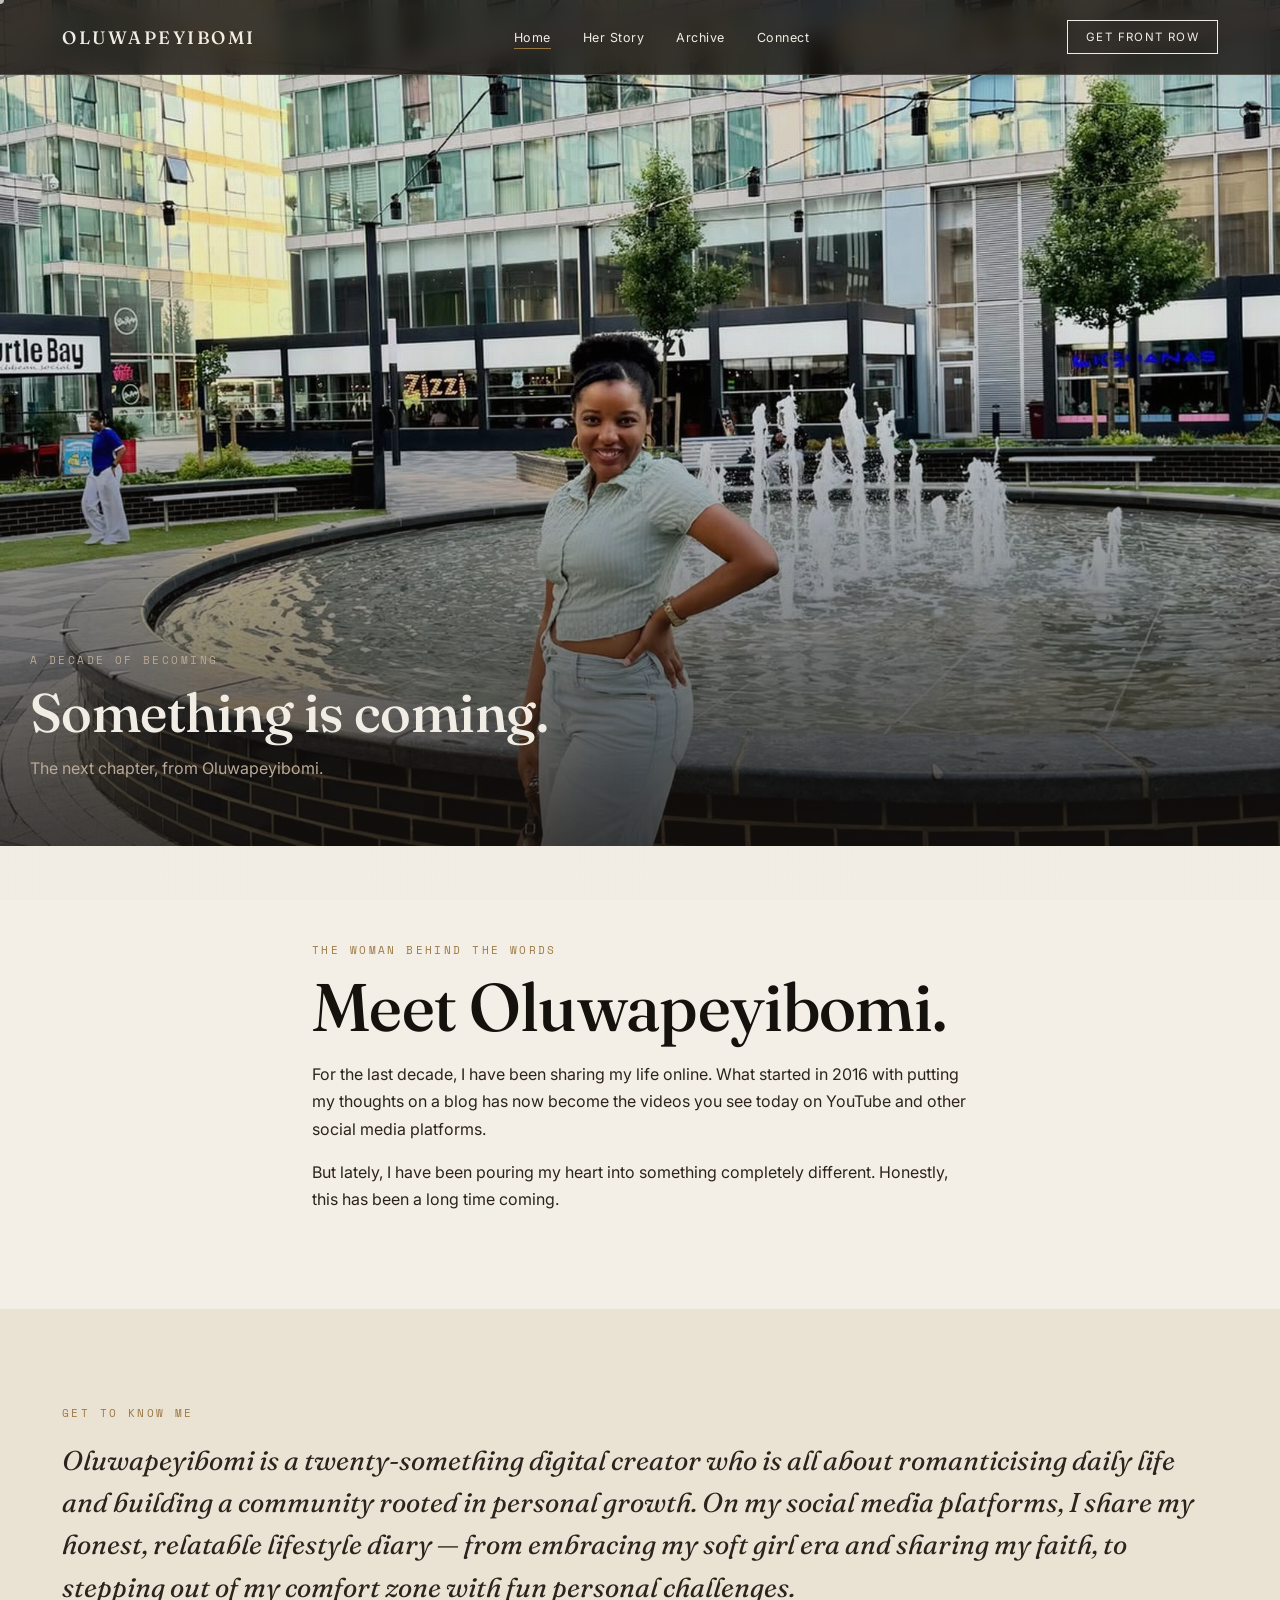
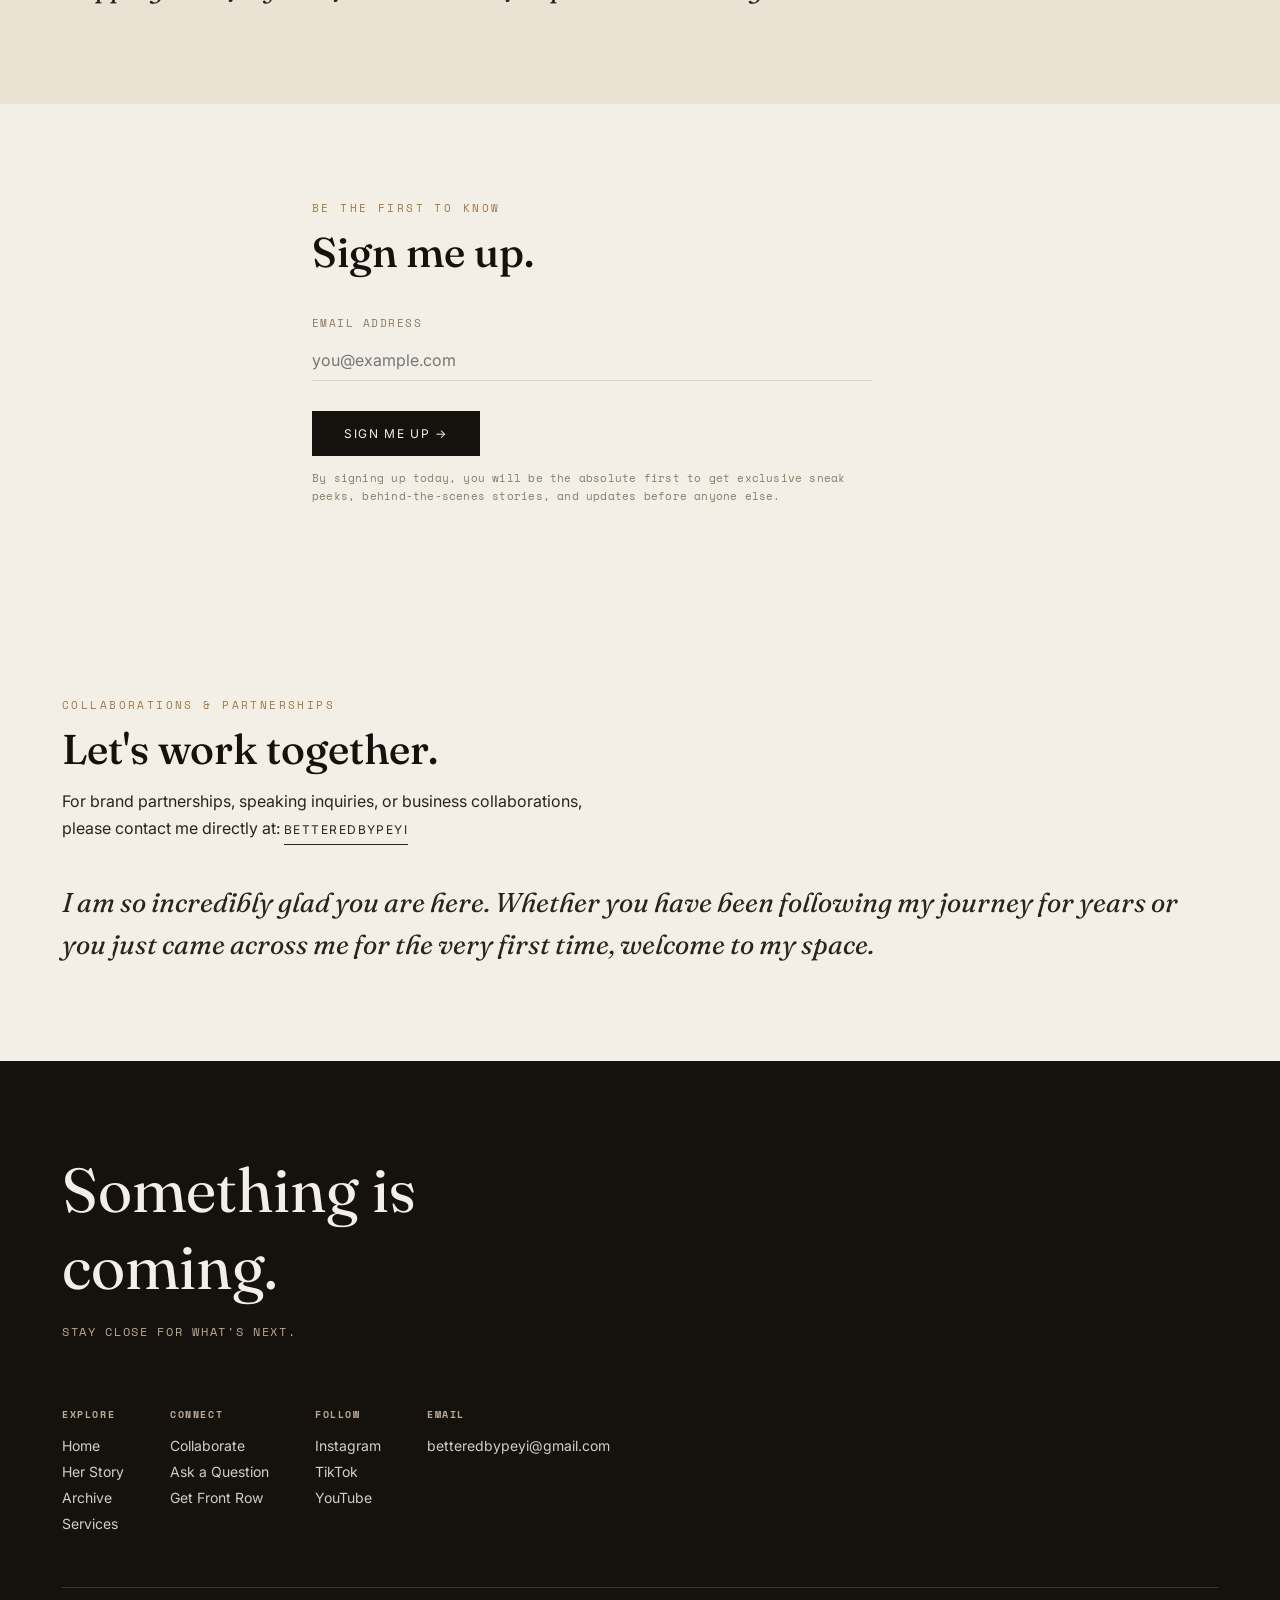
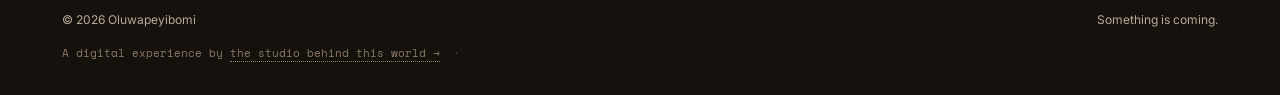
<file: index.html>
<!DOCTYPE html>
<html lang="en">
<head>
<meta charset="UTF-8">
<meta name="viewport" content="width=device-width, initial-scale=1.0">
<title>Oluwapeyibomi — Something Is Coming</title>
<meta name="description" content="Meet Oluwapeyibomi — digital creator sharing life, faith, and growth. Something new is coming. Sign up to be the first to know.">
<meta property="og:title" content="Oluwapeyibomi — Something Is Coming">
<meta property="og:description" content="Meet Oluwapeyibomi — digital creator sharing life, faith, and growth. Something new is coming. Sign up to be the first to know.">
<meta property="og:type" content="website">
<meta property="og:image" content="images/hero/cameraroll-01.jpg">
<link rel="preconnect" href="https://fonts.googleapis.com">
<link rel="preconnect" href="https://fonts.gstatic.com" crossorigin>
<link href="https://fonts.googleapis.com/css2?family=Fraunces:opsz,wght,ital@9..144,300..700,0..1&family=Inter:wght@300;400;500;600&family=Space+Mono:wght@400;700&display=swap" rel="stylesheet">
<link rel="stylesheet" href="style.css">
<script src="theme-loader.js" defer></script>
<script src="content-loader.js" defer></script>
</head>
<body data-page="home">
<a href="#main" class="skip-link">Skip to content</a>
<div class="scroll-progress" id="scrollProgress"></div>
<div class="page-transition" id="pageTransition">Oluwapeyibomi</div>

<header class="site-nav">
  <div class="nav-row">
    <a href="index.html" class="wordmark" data-nav="home" data-transition>OLUWAPEYIBOMI</a>
    <nav class="nav-links">
      <a href="index.html" data-nav="home" data-transition>Home</a>
      <a href="about.html" data-nav="about" data-transition>Her Story</a>
      <a href="archive.html" data-nav="archive" data-transition>Archive</a>
      <a href="connect.html" data-nav="connect" data-transition>Connect</a>
    </nav>
    <a href="waitlist.html" class="nav-cta desktop-only magnetic" data-nav="waitlist" data-transition data-cursor="ENTER">Get Front Row</a>
    <button class="menu-btn" id="menuOpen" aria-label="Open menu"><span></span><span></span><span></span></button>
  </div>
</header>

<div class="mobile-menu" id="mobileMenu">
  <button class="close-btn" id="menuClose">Close &#10005;</button>
  <a href="index.html" data-nav="home" data-transition>Home</a>
  <a href="about.html" data-nav="about" data-transition>Her Story</a>
  <a href="archive.html" data-nav="archive" data-transition>Archive</a>
  <a href="connect.html" data-nav="connect" data-transition>Connect</a>
  <a href="ask.html" data-nav="ask" data-transition>Ask a Question</a>
  <a href="waitlist.html" class="mm-cta" data-nav="waitlist" data-transition>Get Front Row</a>
</div>

<div class="sticky-cta" id="stickyCta">
  <span>Something is coming</span>
  <a href="waitlist.html" data-transition>Get Front Row &rarr;</a>
</div>

<main id="main">

  <!-- HERO: the image is the hero -->
  <section class="hero-photo">
    <img class="hero-photo-img" src="images/hero/cameraroll-01.jpg" alt="Oluwapeyibomi" loading="eager" decoding="async" data-cms-img="hero_image">
    <div class="hero-photo-overlay"></div>
    <div class="hero-photo-content container reveal">
      <div class="mono-label" data-cms="hero_label">A DECADE OF BECOMING</div>
      <h1 data-cms="hero_heading">Something is coming.</h1>
      <p data-cms="hero_sub">The next chapter, from Oluwapeyibomi.</p>
    </div>
  </section>

  <!-- MEET OLUWAPEYIBOMI -->
  <section data-theme="light">
    <div class="container reveal" style="max-width:720px;">
      <div class="mono-label" data-cms="meet_label">THE WOMAN BEHIND THE WORDS</div>
      <h2 class="display-lg" style="margin-top:14px;" data-cms="meet_heading">Meet Oluwapeyibomi.</h2>
      <p style="margin-top:20px;color:var(--color-charcoal-softer);" data-cms="meet_para1">For the last decade, I have been sharing my life online. What started in 2016 with putting my thoughts on a blog has now become the videos you see today on YouTube and other social media platforms.</p>
      <p style="margin-top:16px;color:var(--color-charcoal-softer);" data-cms="meet_para2">But lately, I have been pouring my heart into something completely different. Honestly, this has been a long time coming.</p>
    </div>
  </section>

  <!-- GET TO KNOW ME -->
  <section class="section-cream2" data-theme="light">
    <div class="container reveal">
      <div class="mono-label" data-cms="know_label">GET TO KNOW ME</div>
      <p class="quiet-statement" style="margin-top:18px;" data-cms="know_text">Oluwapeyibomi is a twenty-something digital creator who is all about romanticising daily life and building a community rooted in personal growth. On my social media platforms, I share my honest, relatable lifestyle diary &mdash; from embracing my soft girl era and sharing my faith, to stepping out of my comfort zone with fun personal challenges.</p>
    </div>
  </section>

  <!-- SIGNUP -->
  <section data-theme="light">
    <div class="container reveal" style="max-width:720px;">
      <div class="mono-label" data-cms="signup_label">BE THE FIRST TO KNOW</div>
      <h2 class="display-md" style="margin-top:14px;" data-cms="signup_heading">Sign me up.</h2>
      <form class="form-block" id="waitlistForm" novalidate>
        <input type="hidden" name="form_type" value="Waitlist">
        <input type="hidden" name="_subject" value="New waitlist signup">
        <div class="field"><label for="hEmail">Email address</label><input id="hEmail" name="email" type="email" required placeholder="you@example.com"><span class="field-error">Please enter a valid email.</span></div>
        <button type="submit" class="submit-btn"><span data-cms="signup_button_text">Sign Me Up</span> &rarr;</button>
        <p class="privacy-note" data-cms="signup_privacy_note">By signing up today, you will be the absolute first to get exclusive sneak peeks, behind-the-scenes stories, and updates before anyone else.</p>
        <p class="form-error" id="waitlistError">Something went wrong &mdash; please try again, or email <a href="mailto:betteredbypeyi@gmail.com">betteredbypeyi@gmail.com</a> directly.</p>
      </form>
      <div class="confirm-state" id="waitlistConfirm">
        <div class="confirm-ring">&#10003;</div><h3 data-cms="signup_confirm_heading">You're in.</h3>
        <p style="color:var(--color-charcoal-softer);max-width:50ch;" data-cms="signup_confirm_text">We'll let you know the moment it opens.</p>
      </div>
    </div>
  </section>

  <!-- COLLABORATIONS + WELCOME -->
  <section data-theme="light">
    <div class="container reveal">
      <div class="mono-label" data-cms="collab_label">COLLABORATIONS &amp; PARTNERSHIPS</div>
      <h2 class="display-md" style="margin-top:14px;" data-cms="collab_heading">Let's work together.</h2>
      <p style="margin-top:16px;color:var(--color-charcoal-softer);max-width:56ch;"><span data-cms="collab_text">For brand partnerships, speaking inquiries, or business collaborations, please contact me directly at:</span> <a href="mailto:betteredbypeyi@gmail.com" class="btn-ghost">betteredbypeyi</a></p>
      <p class="quiet-statement" style="margin-top:36px;" data-cms="collab_closing">I am so incredibly glad you are here. Whether you have been following my journey for years or you just came across me for the very first time, welcome to my space.</p>
    </div>
  </section>

</main>

<footer data-theme="dark">
  <div class="container">
    <div class="footer-statement">Something is<br>coming.</div>
    <div class="footer-sub">Stay close for what's next.</div>
    <div class="footer-top">
      <div class="footer-links">
        <div class="footer-col">
          <h4>Explore</h4>
          <a href="index.html" data-transition>Home</a>
          <a href="about.html" data-transition>Her Story</a>
          <a href="archive.html" data-transition>Archive</a>
          <a href="services.html" data-transition>Services</a>
        </div>
        <div class="footer-col">
          <h4>Connect</h4>
          <a href="connect.html" data-transition>Collaborate</a>
          <a href="ask.html" data-transition>Ask a Question</a>
          <a href="waitlist.html" data-transition>Get Front Row</a>
        </div>
        <div class="footer-col">
          <h4>Follow</h4>
          <a href="https://www.instagram.com/betteredbypeyi" target="_blank" rel="noopener">Instagram</a>
          <a href="https://www.tiktok.com/@betteredbypeyi" target="_blank" rel="noopener">TikTok</a>
          <a href="https://youtube.com/@peyivlogs" target="_blank" rel="noopener">YouTube</a>
        </div>
        <div class="footer-col">
          <h4>Email</h4>
          <a href="mailto:betteredbypeyi@gmail.com">betteredbypeyi@gmail.com</a>
        </div>
      </div>
    </div>
    <div class="footer-bottom">
      <span>&copy; <span id="yearNow"></span> Oluwapeyibomi</span>
      <span>Something is coming.</span>
    </div>
    <div class="footer-credit">
      A digital experience by <a href="#" id="creditLink">the studio behind this world &rarr;</a>
      <span class="footer-credit-mark" id="secretMark" tabindex="0" role="button" aria-label="A small mark">&middot;</span>
      <div class="secret-message" id="secretMessage">You found something that wasn't asking for your attention.<br>Maybe that's the point.</div>
    </div>
  </div>
</footer>

<div class="credits-overlay" id="creditsOverlay">
  <button class="credits-close">Close &#10005;</button>
  <div class="credits-inner">
    <div class="mono-label">THE PERSON WHO BUILT THIS WORLD</div>
    <p class="quiet-statement" style="margin:20px auto 0;">A quiet, image-driven website built to slow visitors down before it asks anything of them.</p>
    <div class="credits-list">
      <div class="credits-row"><span>Creative direction</span><span>&mdash;</span></div>
      <div class="credits-row"><span>Interaction design</span><span>&mdash;</span></div>
      <div class="credits-row"><span>Typography</span><span>Fraunces / Inter / Space Mono</span></div>
      <div class="credits-row"><span>Development</span><span>&mdash;</span></div>
    </div>
  </div>
</div>

<script src="images/manifest.js"></script>
<script src="script.js"></script>
</body>
</html>
</file>
<file: style.css>
/* =========================================================
   OLUWAPEYIBOMI — design system v5
   ========================================================= */

:root{
  /* ---- color ---- */
  --color-cream:#F4EFE6;
  --color-paper:#FAF7F1;
  --color-cream-2:#EAE2D3;
  --color-charcoal:#15110D;
  --color-charcoal-soft:#221B15;
  --color-charcoal-softer:#2B231C;
  --color-taupe:#8C7A67;
  --color-taupe-light:#BBAA97;
  --color-accent:#9C7A44;
  --color-accent-soft:#D8B98A;
  --color-line: rgba(21,17,13,0.13);
  --color-line-invert: rgba(244,239,230,0.16);
  --color-warn:#A6432F;

  /* ---- type ---- */
  --font-display:'Fraunces', serif;
  --font-body:'Inter', sans-serif;
  --font-mono:'Space Mono', monospace;

  /* ---- easing ---- */
  --ease-smooth: cubic-bezier(.22,.61,.36,1);
  --ease-expo: cubic-bezier(.16,1,.3,1);
  --ease-dramatic: cubic-bezier(.76,0,.24,1);

  /* ---- spacing ---- */
  --space-xs: 8px;
  --space-sm: 16px;
  --space-md: 28px;
  --space-lg: 56px;
  --space-xl: 96px;
  --space-2xl: 140px;

  --container: 1220px;
  --container-narrow: 800px;

  /* ---- z-layers ---- */
  --z-nav: 500;
  --z-cursor: 3000;
  --z-transition: 2500;
  --z-lightbox: 2000;
  --z-menu: 600;
  --z-sticky: 400;
  --z-grain: 9999;

  --mx: 0;
  --my: 0;
}

*{box-sizing:border-box;}
html{scroll-behavior:smooth;}
body{
  margin:0;background:var(--color-cream);color:var(--color-charcoal);font-family:var(--font-body);
  font-weight:400;-webkit-font-smoothing:antialiased;overflow-x:hidden;
}
img{max-width:100%;display:block;}
a{color:inherit;text-decoration:none;}
button{font-family:inherit;cursor:pointer;background:none;border:none;color:inherit;}
::selection{background:var(--color-accent);color:var(--color-cream);}
:focus-visible{outline:2px solid var(--color-accent);outline-offset:3px;}
.skip-link{position:absolute;left:-999px;top:0;background:var(--color-charcoal);color:var(--color-cream);padding:14px 20px;z-index:2000;font-size:13px;}
.skip-link:focus{left:12px;top:12px;}

body::before{
  content:'';position:fixed;inset:0;pointer-events:none;z-index:var(--z-grain);opacity:.02;
  background-image:radial-gradient(rgba(0,0,0,.6) 1px, transparent 1px);
  background-size:2.4px 2.4px;
  mix-blend-mode:multiply;
}

@media (prefers-reduced-motion: reduce){
  *{animation-duration:.001ms !important;animation-iteration-count:1 !important;transition-duration:.001ms !important;scroll-behavior:auto !important;}
}

/* ---------- TYPE SYSTEM ---------- */
.mono-label{font-family:var(--font-mono);font-size:11px;letter-spacing:.22em;text-transform:uppercase;color:var(--color-accent);}
.section-dark .mono-label{color:var(--color-taupe-light);}
.display-xl{font-family:var(--font-display);font-weight:500;line-height:.98;letter-spacing:-.01em;font-size:clamp(3rem,9vw,7.4rem);margin:0;}
.display-lg{font-family:var(--font-display);font-weight:500;line-height:1.03;letter-spacing:-.01em;font-size:clamp(2.2rem,5.6vw,4.2rem);margin:0;}
.display-md{font-family:var(--font-display);font-weight:500;line-height:1.08;font-size:clamp(1.6rem,3.6vw,2.6rem);margin:0;}
.editorial-lede{font-size:19px;line-height:1.65;color:var(--color-charcoal-softer);max-width:640px;}
.section-dark .editorial-lede{color:var(--color-taupe-light);}
.quiet-statement{font-family:var(--font-display);font-style:italic;font-weight:400;font-size:clamp(1.25rem,2.2vw,1.7rem);line-height:1.55;color:var(--color-charcoal-softer);max-width:68ch;}
.section-dark .quiet-statement{color:var(--color-cream);}

h1,h2,h3{font-family:var(--font-display);font-weight:500;margin:0;line-height:1.05;}
p{line-height:1.7;color:var(--color-charcoal);margin:0;}
.rule{height:1px;background:var(--color-line);border:none;margin:0;}
.section-dark .rule{background:var(--color-line-invert);}
.center-block{text-align:center;max-width:680px;margin:0 auto;}

.container{max-width:var(--container);margin:0 auto;padding:0 32px;}
@media (max-width:640px){.container{padding:0 22px;}}
.container-narrow{max-width:var(--container-narrow);margin:0 auto;padding:0 32px;}
@media (max-width:640px){.container-narrow{padding:0 22px;}}

/* ---------- CURSOR ---------- */
.cursor-dot{position:fixed;top:0;left:0;width:8px;height:8px;border-radius:50%;background:var(--color-cream);pointer-events:none;z-index:var(--z-cursor);transform:translate(-50%,-50%);mix-blend-mode:difference;transition:opacity .2s;}
.cursor-label{position:fixed;top:0;left:0;pointer-events:none;z-index:var(--z-cursor);transform:translate(-50%,-50%);font-family:var(--font-mono);font-size:10px;letter-spacing:.12em;text-transform:uppercase;color:var(--color-cream);background:var(--color-charcoal);padding:7px 12px;border-radius:20px;opacity:0;transition:opacity .2s;white-space:nowrap;}
.cursor-label.show{opacity:1;}
@media (hover:none),(max-width:900px){.cursor-dot,.cursor-label{display:none;}}

.scroll-progress{position:fixed;top:0;left:0;height:2px;background:var(--color-accent);width:0%;z-index:var(--z-nav);}
.page-transition{position:fixed;inset:0;background:var(--color-charcoal);color:var(--color-cream);z-index:var(--z-transition);display:flex;align-items:center;justify-content:center;font-family:var(--font-display);font-size:clamp(1.6rem,4vw,3rem);opacity:0;pointer-events:none;transition:opacity .5s var(--ease-expo);text-align:center;padding:20px;}
.page-transition.active{opacity:1;pointer-events:all;}

/* ---------- NAV ---------- */
header.site-nav{
  position:fixed;top:0;left:0;right:0;z-index:var(--z-nav);background:rgba(244,239,230,0.9);
  backdrop-filter:blur(10px);border-bottom:1px solid var(--color-line);
  transition:transform .4s var(--ease-smooth),background .3s,border-color .3s;
}
header.site-nav.nav--dark{background:rgba(21,17,13,0.82);border-bottom-color:var(--color-line-invert);color:var(--color-cream);}
header.site-nav.nav--hidden{transform:translateY(-100%);}
.nav-row{max-width:var(--container);margin:0 auto;padding:20px 32px;display:flex;align-items:center;justify-content:space-between;transition:padding .3s var(--ease-smooth);}
header.site-nav.compact .nav-row{padding:12px 32px;}
@media (max-width:640px){.nav-row{padding:16px 22px;}}
.wordmark{font-family:var(--font-display);font-size:18px;letter-spacing:.14em;font-weight:500;}
.nav-links{display:flex;gap:32px;align-items:center;}
.nav-links a{font-size:12.5px;letter-spacing:.04em;position:relative;padding:4px 0;}
.nav-links a::after{content:'';position:absolute;left:0;bottom:0;width:0;height:1px;background:var(--color-accent);transition:width .35s var(--ease-smooth);}
.nav-links a:hover::after,.nav-links a.active::after{width:100%;}
.nav-cta{font-size:11.5px;letter-spacing:.12em;text-transform:uppercase;border:1px solid currentColor;padding:9px 18px;transition:background .3s,color .3s;white-space:nowrap;}
.nav-cta:hover{background:var(--color-charcoal);color:var(--color-cream);}
.nav--dark .nav-cta:hover{background:var(--color-cream);color:var(--color-charcoal);}
.menu-btn{display:none;flex-direction:column;gap:5px;width:26px;}
.menu-btn span{display:block;height:1px;background:currentColor;width:100%;}
@media (max-width:920px){.nav-links{display:none;}.menu-btn{display:flex;}.nav-cta.desktop-only{display:none;}}

.mobile-menu{position:fixed;inset:0;background:var(--color-charcoal);color:var(--color-cream);z-index:var(--z-menu);display:flex;flex-direction:column;justify-content:center;padding:40px;transform:translateY(-100%);transition:transform .5s var(--ease-expo);}
.mobile-menu.open{transform:translateY(0);}
.mobile-menu a{font-family:var(--font-display);font-size:32px;padding:11px 0;border-bottom:1px solid var(--color-line-invert);}
.mobile-menu .close-btn{position:absolute;top:26px;right:28px;font-size:13px;letter-spacing:.1em;text-transform:uppercase;}
.mobile-menu .mm-cta{margin-top:22px;font-family:var(--font-body);font-size:13px;letter-spacing:.12em;text-transform:uppercase;border:1px solid var(--color-cream);padding:14px 24px;display:inline-block;width:fit-content;}

.sticky-cta{position:fixed;bottom:0;left:0;right:0;z-index:var(--z-sticky);background:var(--color-charcoal);color:var(--color-cream);padding:14px 22px;display:none;align-items:center;justify-content:space-between;gap:14px;transform:translateY(100%);transition:transform .4s var(--ease-smooth);}
.sticky-cta.show{transform:translateY(0);}
.sticky-cta span{font-family:var(--font-mono);font-size:11px;letter-spacing:.1em;text-transform:uppercase;color:var(--color-taupe-light);}
.sticky-cta a{font-size:12px;letter-spacing:.1em;text-transform:uppercase;border-bottom:1px solid var(--color-cream);padding-bottom:2px;}
@media (max-width:760px){.sticky-cta{display:flex;}}

/* ---------- LAYOUT ---------- */
main{padding-top:0;}
section{padding:var(--space-xl) 0;position:relative;}
@media (max-width:760px){section{padding:var(--space-lg) 0;}}
.section-tight{padding:var(--space-lg) 0;}
.section-dark{background:var(--color-charcoal);color:var(--color-cream);}
.section-dark h1,.section-dark h2,.section-dark h3{color:var(--color-cream);}
.section-dark p{color:var(--color-taupe-light);}
.section-paper{background:var(--color-paper);}
.section-cream2{background:var(--color-cream-2);}

.reveal{opacity:0;transform:translateY(28px);transition:opacity .9s var(--ease-expo),transform .9s var(--ease-expo);}
.reveal.in{opacity:1;transform:translateY(0);}

/* ---------- BUTTONS ---------- */
.btn-primary{background:var(--color-charcoal);color:var(--color-cream);padding:16px 30px;font-size:12px;letter-spacing:.14em;text-transform:uppercase;transition:background .3s var(--ease-smooth);display:inline-block;}
.btn-primary:hover{background:var(--color-accent);}
.section-dark .btn-primary{background:var(--color-cream);color:var(--color-charcoal);}
.section-dark .btn-primary:hover{background:var(--color-accent-soft);}
.btn-ghost{font-size:12px;letter-spacing:.12em;text-transform:uppercase;border-bottom:1px solid currentColor;padding-bottom:3px;transition:opacity .3s;display:inline-block;}
.btn-ghost:hover{opacity:.6;}
.magnetic{will-change:transform;transition:transform .25s var(--ease-smooth);}

/* generic frame (placeholders elsewhere on the site) */
.frame{position:relative;overflow:hidden;border:1px solid var(--color-line);background:linear-gradient(155deg,var(--color-cream-2) 0%,#DDD2BE 55%,#C9BBA3 100%);}
.frame-label{position:relative;z-index:2;padding:22px;font-family:var(--font-mono);font-size:10.5px;letter-spacing:.14em;text-transform:uppercase;color:var(--color-charcoal-softer);display:flex;align-items:flex-end;height:100%;}

/* ---------- PHOTO FRAMES ---------- */
.pframe{position:relative;overflow:hidden;background:var(--color-cream-2);}
.pframe img{width:100%;height:100%;object-fit:cover;transition:transform .6s var(--ease-smooth);}
.pframe.hoverable:hover img{transform:scale(1.04);}
.pframe-archive{aspect-ratio:4/5;}
.pframe-wide{aspect-ratio:16/10;}
.pframe-square{aspect-ratio:1/1;}
.pframe-tall{aspect-ratio:3/4.4;}

.quote-line{font-family:var(--font-display);font-style:italic;font-weight:400;font-size:clamp(20px,2.6vw,29px);line-height:1.5;color:var(--color-charcoal-softer);max-width:70ch;}
.section-dark .quote-line{color:var(--color-cream);}

/* ---------- SPLIT ---------- */
.split{display:grid;grid-template-columns:.95fr 1.05fr;gap:64px;align-items:center;}
@media (max-width:900px){.split{grid-template-columns:1fr;gap:32px;}}
.split.reverse{grid-template-columns:1.05fr .95fr;}
@media (max-width:900px){.split.reverse{grid-template-columns:1fr;}}
.bignum{font-family:var(--font-display);font-weight:300;font-size:clamp(80px,16vw,220px);line-height:.85;color:var(--color-charcoal);letter-spacing:-.02em;}
.section-dark .bignum{color:var(--color-cream);}

/* ---------- ARCHIVE / MASONRY ---------- */
.archive-filters{display:flex;flex-wrap:wrap;gap:10px;margin:36px 0 44px;}
.filter-btn{padding:9px 18px;border:1px solid var(--color-line);font-size:12px;letter-spacing:.05em;transition:all .25s;}
.filter-btn.active{background:var(--color-charcoal);color:var(--color-cream);border-color:var(--color-charcoal);}
.masonry{column-count:4;column-gap:14px;}
@media (max-width:1100px){.masonry{column-count:3;}}
@media (max-width:760px){.masonry{column-count:2;column-gap:8px;}}
.masonry-item{break-inside:avoid;margin-bottom:14px;position:relative;cursor:pointer;overflow:hidden;transition:opacity .35s var(--ease-smooth),transform .35s var(--ease-smooth);}
@media (max-width:760px){.masonry-item{margin-bottom:8px;}}
.masonry-item img{width:100%;display:block;transition:transform .5s var(--ease-smooth);}
.masonry-item:hover img{transform:scale(1.05);}
.masonry-item.leaving{opacity:0;transform:scale(.94);}
.masonry-tag{position:absolute;bottom:10px;left:10px;font-family:var(--font-mono);font-size:9px;letter-spacing:.1em;text-transform:uppercase;color:#fff;background:rgba(21,17,13,.55);padding:5px 9px;opacity:0;transition:opacity .3s;}
.masonry-item:hover .masonry-tag{opacity:1;}

/* ---- Curated archive (bento) ---- */
.curated-grid{display:grid;grid-template-columns:repeat(4,1fr);grid-auto-rows:150px;grid-auto-flow:dense;gap:14px;}
.curated-item{
  position:relative;overflow:hidden;cursor:pointer;background:var(--color-cream-2);border-radius:3px;
  opacity:0;transform:translateY(24px) scale(.98);
  transition:opacity .7s var(--ease-expo),transform .7s var(--ease-expo),box-shadow .45s var(--ease-smooth);
  transition-delay:calc(var(--i, 0) * 70ms);
  will-change:transform,opacity;
}
.curated-item.in{opacity:1;transform:translateY(0) scale(1);}
.curated-item:hover{box-shadow:0 18px 40px -18px rgba(21,17,13,.35);}
.curated-item:focus-visible{outline:2px solid var(--color-charcoal);outline-offset:3px;}
.curated-item img{
  width:100%;height:100%;object-fit:cover;display:block;
  filter:blur(14px) saturate(.9);opacity:0;transform:scale(1.08);
  transition:transform .7s var(--ease-smooth),filter .5s var(--ease-smooth),opacity .5s var(--ease-smooth);
}
.curated-item img.loaded{filter:blur(0) saturate(1);opacity:1;}
.curated-item:hover img{transform:scale(1.09) rotate(-.15deg);}
.curated-item.-feature{grid-column:span 2;grid-row:span 2;}
.curated-item.-tall{grid-row:span 2;}
.curated-item.-wide{grid-column:span 2;}
.curated-item .masonry-tag{
  opacity:1;bottom:0;left:0;right:0;padding:28px 16px 14px;
  background:linear-gradient(to top,rgba(21,17,13,.68),rgba(21,17,13,0) 85%);
  width:100%;box-sizing:border-box;display:flex;align-items:flex-end;justify-content:space-between;gap:8px;
  transform:translateY(6px);opacity:.92;transition:transform .4s var(--ease-smooth),opacity .4s var(--ease-smooth);
}
.curated-item:hover .masonry-tag{transform:translateY(0);opacity:1;}
.curated-item .masonry-tag span:first-child{position:relative;padding-bottom:2px;}
.curated-item .masonry-tag span:first-child::after{
  content:'';position:absolute;left:0;bottom:0;height:1px;width:0;background:var(--color-cream);
  transition:width .45s var(--ease-smooth);
}
.curated-item:hover .masonry-tag span:first-child::after{width:100%;}
.curated-item .masonry-count{font-family:var(--font-mono);font-size:9px;letter-spacing:.08em;color:rgba(244,239,230,.75);}
@media (prefers-reduced-motion:reduce){
  .curated-item,.curated-item img,.curated-item .masonry-tag{transition-duration:.01ms!important;transition-delay:0s!important;}
  .curated-item{opacity:1;transform:none;}
}
@media (max-width:900px){
  .curated-grid{grid-template-columns:repeat(2,1fr);grid-auto-rows:170px;}
}
@media (max-width:560px){
  .curated-grid{grid-template-columns:1fr;grid-auto-rows:260px;gap:10px;}
  .curated-item.-feature,.curated-item.-wide{grid-column:span 1;}
}

/* ---- Instagram strip ---- */
.insta-strip{display:grid;grid-template-columns:repeat(3,1fr);gap:20px;margin-top:32px;}
.insta-strip .instagram-media{margin:0 !important;width:100% !important;}
@media (max-width:900px){.insta-strip{grid-template-columns:1fr;max-width:420px;}}

.filmstrip{display:flex;gap:14px;overflow-x:auto;padding-bottom:10px;margin-top:36px;scrollbar-width:thin;}
.filmstrip::-webkit-scrollbar{height:5px;}
.filmstrip::-webkit-scrollbar-thumb{background:var(--color-line);}
.filmstrip .pframe{flex:0 0 auto;width:220px;cursor:pointer;}
.filmstrip .pframe.tall{width:190px;}

/* ---------- LIGHTBOX ---------- */
.lightbox{position:fixed;inset:0;background:rgba(21,17,13,.96);z-index:var(--z-lightbox);display:none;align-items:center;justify-content:center;flex-direction:column;}
.lightbox.open{display:flex;}
.lightbox-stage{position:relative;max-width:92vw;max-height:76vh;display:flex;align-items:center;justify-content:center;}
.lightbox-stage img{max-width:92vw;max-height:76vh;object-fit:contain;opacity:0;transform:scale(.98);transition:opacity .35s var(--ease-smooth),transform .35s var(--ease-smooth);}
.lightbox-stage img.loaded{opacity:1;transform:scale(1);}
.lightbox-meta{color:var(--color-cream);text-align:center;margin-top:22px;max-width:640px;padding:0 20px;}
.lightbox-cat{font-family:var(--font-mono);font-size:10px;letter-spacing:.16em;text-transform:uppercase;color:var(--color-accent-soft);}
.lightbox-caption{font-family:var(--font-display);font-style:italic;font-size:16px;color:var(--color-taupe-light);margin-top:10px;line-height:1.5;}
.lightbox-counter{font-family:var(--font-mono);font-size:11px;color:var(--color-taupe-light);margin-top:12px;}
.lightbox-close{position:absolute;top:24px;right:28px;color:var(--color-cream);font-size:13px;letter-spacing:.1em;text-transform:uppercase;z-index:5;}
.lightbox-nav{position:absolute;top:50%;transform:translateY(-50%);color:var(--color-cream);font-size:28px;padding:14px;z-index:5;opacity:.7;transition:opacity .2s;}
.lightbox-nav:hover{opacity:1;}
.lightbox-prev{left:8px;}
.lightbox-next{right:8px;}
@media (max-width:640px){.lightbox-nav{font-size:22px;padding:10px;}}

.narrative-row{display:grid;grid-template-columns:160px 1fr;gap:36px;padding:50px 0;border-bottom:1px solid var(--color-line);}
@media (max-width:700px){.narrative-row{grid-template-columns:1fr;gap:12px;}}
.narrative-tag{font-family:var(--font-mono);font-size:11px;letter-spacing:.14em;text-transform:uppercase;color:var(--color-accent);padding-top:5px;}
.narrative-row h3{font-size:clamp(22px,3vw,32px);margin-bottom:12px;}
.narrative-row p{max-width:56ch;color:var(--color-charcoal-softer);}

.dw-grid{display:grid;grid-template-columns:1.3fr 1fr;gap:2px;margin-top:44px;background:var(--color-line);}
@media (max-width:820px){.dw-grid{grid-template-columns:1fr;}}
.dw-cell{background:var(--color-cream-2);position:relative;overflow:hidden;min-height:280px;}
.dw-cell img{position:absolute;inset:0;width:100%;height:100%;object-fit:cover;opacity:.9;}
.dw-cell::after{content:'';position:absolute;inset:0;background:linear-gradient(180deg,rgba(21,17,13,.1),rgba(21,17,13,.65));}
.dw-cell-inner{position:relative;z-index:2;padding:34px;color:var(--color-cream);height:100%;display:flex;flex-direction:column;justify-content:flex-end;}
.dw-cell-inner h3{font-size:24px;margin:10px 0 6px;}
.dw-arrow{margin-top:14px;font-size:13px;letter-spacing:.08em;border-bottom:1px solid var(--color-cream);padding-bottom:2px;width:fit-content;}

/* ---------- LOCKED STATES ---------- */
.locked-state{margin-top:18px;padding:46px 36px;text-align:center;border:1px dashed var(--color-line);background:repeating-linear-gradient(180deg,transparent 0 26px,rgba(21,17,13,.035) 26px 27px);}
.section-dark .locked-state{border-color:var(--color-line-invert);background:repeating-linear-gradient(180deg,transparent 0 26px,rgba(244,239,230,.03) 26px 27px);}
.locked-state h3{font-size:22px;margin-bottom:8px;}
.locked-state p{color:var(--color-charcoal-softer);max-width:44ch;margin:0 auto;}
.section-dark .locked-state p{color:var(--color-taupe-light);}

.cta-band{padding:64px 0;text-align:center;}
.cta-band h3{font-size:clamp(22px,3.2vw,34px);}
.cta-band .btn-ghost{margin-top:16px;}

/* ---------- FORMS ---------- */
.form-block{max-width:560px;margin-top:40px;}
.form-block.is-focused-mode .field:not(.active){opacity:.4;}
.field{margin-bottom:24px;transition:opacity .3s;}
.field label{display:block;font-family:var(--font-mono);font-size:10.5px;letter-spacing:.14em;text-transform:uppercase;color:var(--color-taupe);margin-bottom:9px;}
.field input,.field textarea{width:100%;background:transparent;border:none;border-bottom:1px solid var(--color-line);padding:10px 0;font-family:var(--font-body);font-size:16px;color:inherit;transition:border-color .3s;}
.section-dark .field input,.section-dark .field textarea{border-bottom:1px solid var(--color-line-invert);}
.field textarea{resize:vertical;min-height:88px;}
.field input:focus,.field textarea:focus{outline:none;border-color:var(--color-accent);}
.field-row{display:grid;grid-template-columns:1fr 1fr;gap:22px;}
@media (max-width:560px){.field-row{grid-template-columns:1fr;}}
.field-error{font-family:var(--font-mono);font-size:11px;color:var(--color-warn);margin-top:6px;display:none;}
.form-error{font-family:var(--font-mono);font-size:12px;color:var(--color-warn);margin-top:16px;display:none;text-align:center;}
.form-error.show{display:block;}
.form-error a{color:inherit;text-decoration:underline;}
.submit-btn[disabled]{opacity:.55;cursor:not-allowed;}
.field.invalid input,.field.invalid textarea{border-color:var(--color-warn);}
.field.invalid .field-error{display:block;}
.chip-select{display:flex;flex-wrap:wrap;gap:9px;margin-top:8px;}
.chip-option{padding:8px 15px;border:1px solid var(--color-line);font-size:12px;transition:all .25s;}
.chip-option.selected{background:var(--color-charcoal);color:var(--color-cream);border-color:var(--color-charcoal);}
.submit-btn{background:var(--color-charcoal);color:var(--color-cream);padding:15px 32px;font-size:12px;letter-spacing:.14em;text-transform:uppercase;margin-top:6px;transition:background .3s;}
.submit-btn:hover{background:var(--color-accent);}
.section-dark .submit-btn{background:var(--color-cream);color:var(--color-charcoal);}
.confirm-state{display:none;}
.confirm-state.show{display:block;animation:confirmIn .6s var(--ease-smooth);}
@keyframes confirmIn{from{opacity:0;transform:translateY(14px);}to{opacity:1;transform:translateY(0);}}
.confirm-state h3{font-size:34px;margin-bottom:12px;}
.confirm-ring{width:52px;height:52px;border-radius:50%;border:1px solid var(--color-accent);display:flex;align-items:center;justify-content:center;margin-bottom:18px;font-size:20px;color:var(--color-accent);}
.section-dark .confirm-ring{border-color:var(--color-accent-soft);color:var(--color-accent-soft);}
form.hide{display:none;}
.privacy-note{font-family:var(--font-mono);font-size:10.5px;color:var(--color-taupe);margin-top:14px;letter-spacing:.02em;}

.list-flex{display:flex;flex-wrap:wrap;gap:14px 26px;margin-top:34px;}
.list-flex span{font-family:var(--font-display);font-size:clamp(17px,2.3vw,25px);color:var(--color-charcoal-softer);}
.toc-line{display:flex;justify-content:space-between;padding:15px 0;border-bottom:1px solid var(--color-line);font-size:15px;color:var(--color-charcoal-softer);}
.soon-tag{font-family:var(--font-mono);font-size:10px;letter-spacing:.1em;text-transform:uppercase;color:var(--color-taupe);}

/* ---------- CONNECT NUMBERED LINKS ---------- */
.connect-list{margin-top:44px;border-top:1px solid var(--color-line);}
.connect-row{display:flex;align-items:baseline;gap:22px;padding:26px 0;border-bottom:1px solid var(--color-line);transition:opacity .25s;}
.connect-row:hover{opacity:.6;}
.connect-num{font-family:var(--font-mono);font-size:12px;color:var(--color-accent);}
.connect-row h3{font-size:clamp(20px,2.6vw,28px);}

/* ---------- FOOTER ---------- */
footer{background:var(--color-charcoal);color:var(--color-cream);padding:90px 0 34px;}
.footer-statement{font-family:var(--font-display);font-size:clamp(30px,6vw,62px);max-width:14ch;}
.footer-sub{font-family:var(--font-mono);font-size:12px;letter-spacing:.14em;text-transform:uppercase;color:var(--color-taupe-light);margin-top:18px;}
.footer-top{display:flex;justify-content:space-between;flex-wrap:wrap;gap:44px;padding:54px 0 46px;border-bottom:1px solid var(--color-line-invert);}
.footer-links{display:flex;gap:46px;flex-wrap:wrap;}
.footer-col h4{font-family:var(--font-mono);font-size:10px;letter-spacing:.16em;text-transform:uppercase;color:var(--color-taupe-light);margin-bottom:15px;}
.footer-col a{display:block;font-size:14px;margin-bottom:9px;color:var(--color-cream);opacity:.85;}
.footer-col a:hover{opacity:1;}
.footer-bottom{display:flex;justify-content:space-between;padding-top:24px;font-size:12px;color:var(--color-taupe-light);flex-wrap:wrap;gap:10px;}
.footer-credit{margin-top:18px;font-family:var(--font-mono);font-size:11px;color:var(--color-taupe);position:relative;display:inline-block;}
.footer-credit a{border-bottom:1px dotted var(--color-taupe);}
.footer-credit-mark{cursor:pointer;padding:2px 6px;opacity:.5;}
.secret-message{
  display:none;margin-top:10px;font-family:var(--font-mono);font-size:11px;color:var(--color-accent-soft);
  max-width:340px;line-height:1.6;
}
.secret-message.show{display:block;animation:confirmIn .6s var(--ease-smooth);}

.credits-overlay{position:fixed;inset:0;background:rgba(21,17,13,.97);z-index:var(--z-lightbox);display:none;align-items:center;justify-content:center;padding:24px;}
.credits-overlay.open{display:flex;}
.credits-inner{max-width:560px;color:var(--color-cream);text-align:center;}
.credits-inner .mono-label{color:var(--color-taupe-light);}
.credits-list{margin-top:30px;text-align:left;border-top:1px solid var(--color-line-invert);}
.credits-row{display:flex;justify-content:space-between;padding:16px 0;border-bottom:1px solid var(--color-line-invert);font-size:14px;color:var(--color-taupe-light);}
.credits-close{position:fixed;top:24px;right:28px;color:var(--color-cream);font-size:13px;letter-spacing:.1em;text-transform:uppercase;}

.page-head{padding:150px 0 56px;}
.page-head.on-dark{background:var(--color-charcoal);color:var(--color-cream);}
.page-head .mono-label{margin-bottom:18px;display:block;}
.page-head h1{font-size:clamp(36px,6vw,68px);max-width:16ch;}

/* ---------- PHOTO HERO (image is the hero) ---------- */
.hero-photo{position:relative;height:min(94vh,900px);min-height:560px;overflow:hidden;background:var(--color-charcoal);}
.hero-photo-img{position:absolute;inset:0;width:100%;height:100%;object-fit:cover;object-position:center 22%;}
.hero-photo-overlay{position:absolute;inset:0;background:linear-gradient(180deg,rgba(21,17,13,.05) 0%,rgba(21,17,13,.1) 45%,rgba(21,17,13,.78) 100%);}
.hero-photo-content{position:absolute;left:0;right:0;bottom:0;z-index:2;padding:0 0 64px;}
.hero-photo-content .mono-label{color:var(--color-taupe-light);}
.hero-photo-content h1{font-family:var(--font-display);font-weight:500;line-height:1.05;letter-spacing:-.01em;font-size:clamp(1.9rem,4.4vw,3.4rem);margin:16px 0 0;color:var(--color-cream);}
.hero-photo-content p{margin-top:14px;color:var(--color-taupe-light);font-size:16px;max-width:46ch;}
@media (max-width:700px){
  .hero-photo{height:min(88vh,680px);}
  .hero-photo-img{object-position:center 18%;}
  .hero-photo-content{padding-bottom:44px;}
}
</file>
